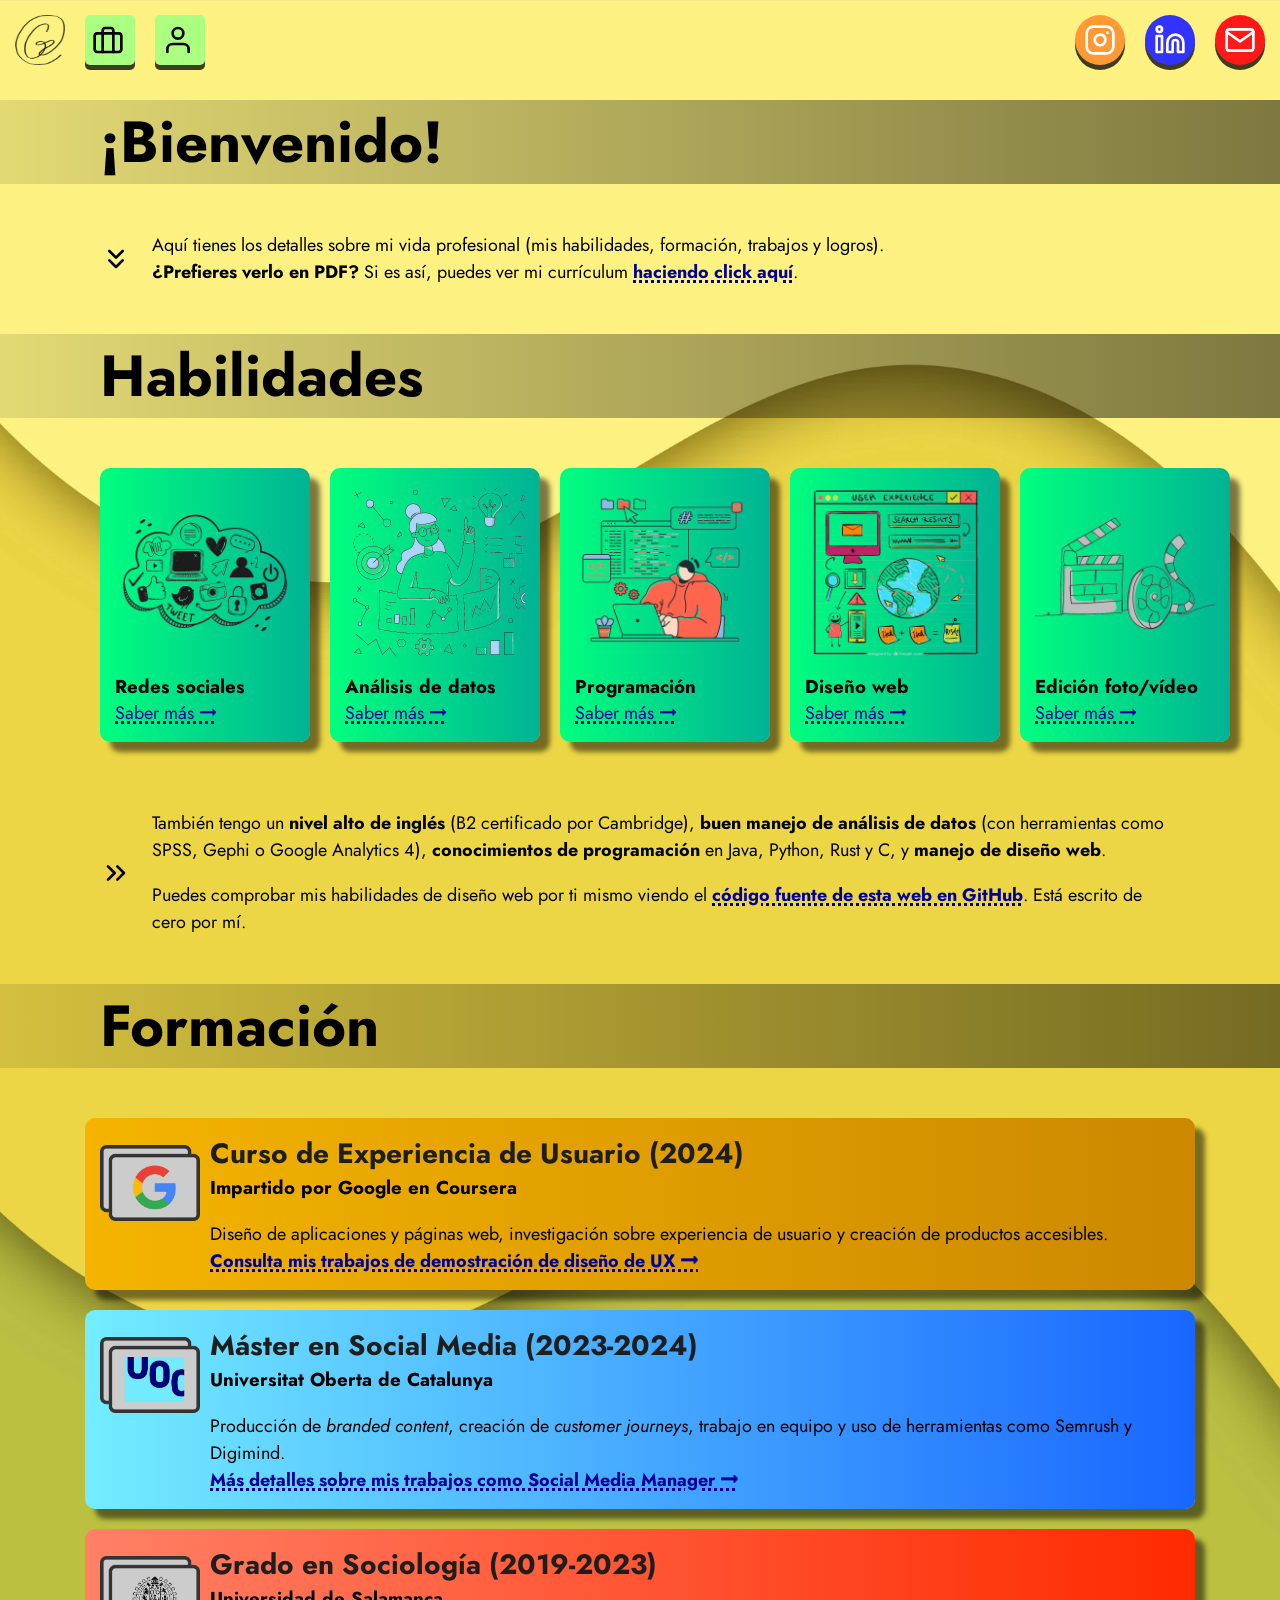
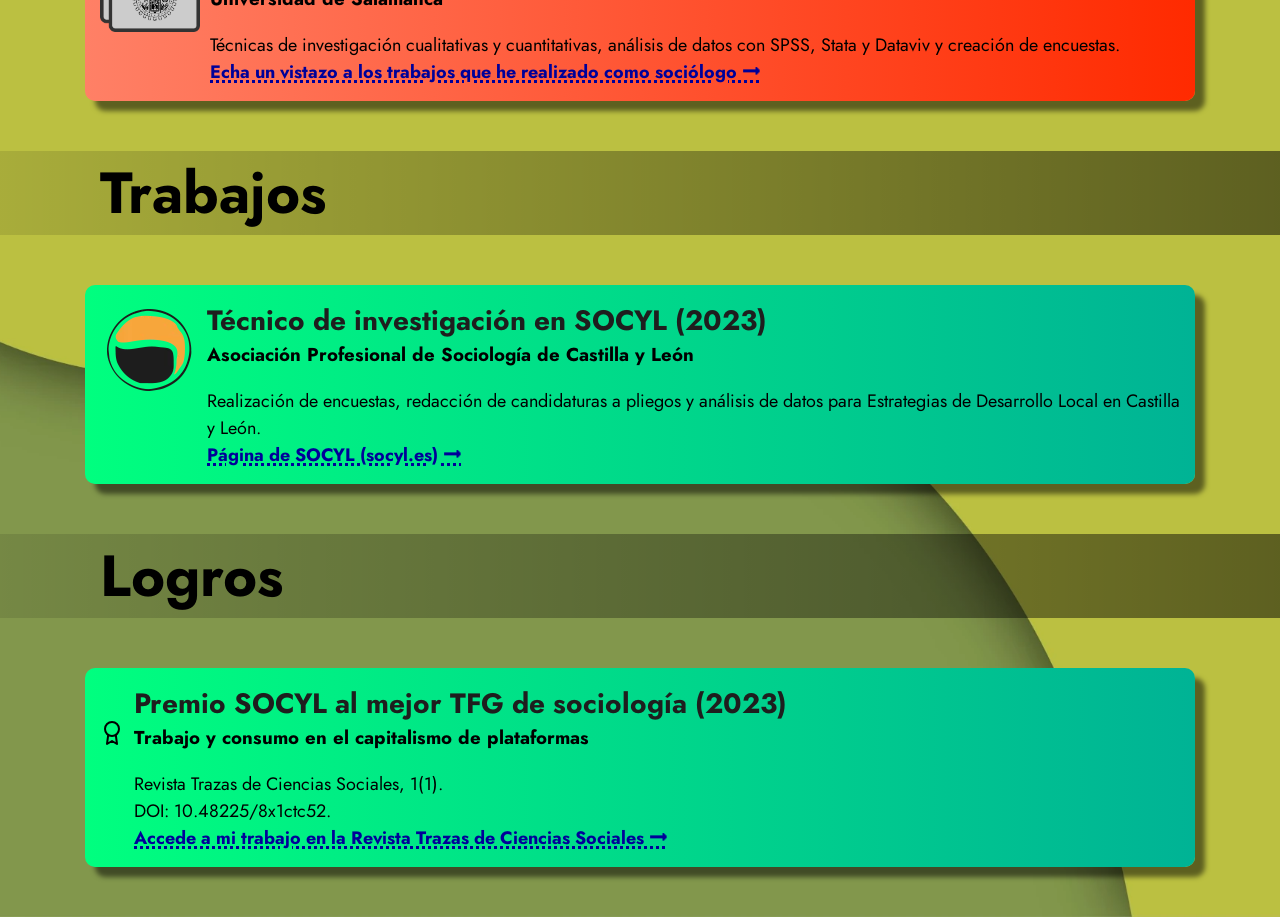
<file: cv/index.html>
<!-- Background by soepratman on Freepik: https://www.freepik.com/free-vector/abstract-paper-cut-shape-wave-background_263023149.htm -->

<!-- "Social media photo" by Tracy LeBlanc on Pexels: https://www.pexels.com/photo/person-holding-iphone-showing-social-networks-folder-607812/ -->

<!-- "Data analysis" photo by upklyak on Freepik: https://www.freepik.com/free-vector/data-analysis-business-concept-doodle-analysts-office-people-work-together-research-statistics-charts-graphs-diagrams-sales-management-operational-reports-line-art-vector-illustration_22488926.htm -->

<!-- "Coding" photo by storyset on Freepik: https://www.freepik.com/free-vector/coding-concept-illustration_82635880.htm#fromView=search&page=2&position=16&uuid=553d18ad-f799-4202-9075-dafa875d6c04 -->

<!-- "Web design" photo by freepik on Freepik: https://www.freepik.com/free-vector/doodles-user-experience-elements_848541.htm#fromView=search&page=1&position=1&uuid=ef7c3ce8-d54f-4011-b3e0-079761cba2c1 -->

<!-- "Video editing" photo by freepik on Freepik: https://www.freepik.com/free-vector/hand-drawn-movie-theater-drawing-illustration_144644492.htm#fromView=search&page=1&position=0&uuid=a1c13c1f-f8a5-4d19-814b-1708a0fb0c94 -->

<head>
	<link rel="stylesheet" href="/assets/global.css">
	<link rel="stylesheet" href="index.css">
	<meta http-equiv="Content-Type" content="text/html; charset=utf-8">
	<meta name="viewport" content="width=device-width, initial-scale=1.0">

	<title>César Gutiérrez, UX</title>
</head>
<body onload="injectReusables()">
	<section class="screen" id="screen">
		<h1>¡Bienvenido!</h1>
		<div class="nopad list row">
			<img class="icon" src="/assets/img/icons/chevrons-down.svg">
			<div id="text">
				<p>Aquí tienes los detalles sobre mi vida profesional (mis habilidades, formación, trabajos y logros).<br>
				<b>¿Prefieres verlo en PDF?</b> Si es así, puedes ver mi currículum <a href="/assets/pdf/Currículum.pdf" target="_blank">haciendo click aquí</a>.</p>
			</div>
		</div>
		<h1>Habilidades</h1>
		<div class="list row">
			<div class="card vertical">
				<img src="/assets/img/skills/social-media.webp">
				<div class="description">
					<h3>Redes sociales</h3>
					<p><a href="">Saber más 🠖</a></p>
				</div>
			</div>
			<div class="card vertical">
				<img src="/assets/img/skills/data-analysis.webp">
				<div class="description">
					<h3>Análisis de datos</h3>
					<p><a href="">Saber más 🠖</a></p>
				</div>
			</div>
			<div class="card vertical">
				<img src="/assets/img/skills/coding.webp">
				<div class="description">
					<h3>Programación</h3>
					<p><a href="">Saber más 🠖</a></p>
				</div>
			</div>
			<div class="card vertical">
				<img src="/assets/img/skills/web-design.webp">
				<div class="description">
					<h3>Diseño web</h3>
					<p><a href="">Saber más 🠖</a></p>
				</div>
			</div>
			<div class="card vertical">
				<img src="/assets/img/skills/video-editing.webp">
				<div class="description">
					<h3>Edición foto/vídeo</h3>
					<p><a href="">Saber más 🠖</a></p>
				</div>
			</div>
		</div>
		<div class="nopad list row">
			<img class="icon" src="/assets/img/icons/chevrons-right.svg">
			<div id="text">
				<p>También tengo un <b>nivel alto de inglés</b> (B2 certificado por Cambridge), <b>buen manejo de análisis de datos</b> (con herramientas como SPSS, Gephi o Google Analytics 4), <b>conocimientos de programación</b> en Java, Python, Rust y C, y <b>manejo de diseño web</b>.</p>
				<p>Puedes comprobar mis habilidades de diseño web por ti mismo viendo el <a target="_blank" href="https://github.com/cesar-gutierrez-perez/cesar-gutierrez-perez.github.io">código fuente de esta web en GitHub</a>. Está escrito de cero por mí.</p>
				<!-- ¡Hola! :) -->
			</div>
		</div>
		<h1>Formación</h1>
		<div class="list col">
			<div class="card horizontal" id="google">
				<img src="/assets/img/acreditations/google.webp">
				<div class="description">
					<h2>Curso de Experiencia de Usuario (2024)</h2>
					<h3>Impartido por Google en Coursera</h3>
					<p>Diseño de aplicaciones y páginas web, investigación sobre experiencia de usuario y creación de productos accesibles.<br>
						<a href="">Consulta mis trabajos de demostración de diseño de UX 🠖</a></p>
				</div>
			</div>
			<div class="card horizontal" id="uoc">
				<img src="/assets/img/acreditations/uoc.webp">
				<div class="description">
					<h2>Máster en Social Media (2023-2024)</h2>
					<h3>Universitat Oberta de Catalunya</h3>
					<p>Producción de <i>branded content</i>, creación de <i>customer journeys</i>, trabajo en equipo y uso de herramientas como Semrush y Digimind.<br>
						<a href="">Más detalles sobre mis trabajos como Social Media Manager 🠖</a></p>
				</div>
			</div>
			<div class="card horizontal" id="usal">
				<img src="/assets/img/acreditations/usal.webp">
				<div class="description">
					<h2>Grado en Sociología (2019-2023)</h2>
					<h3>Universidad de Salamanca</h3>
					<p>Técnicas de investigación cualitativas y cuantitativas, análisis de datos con SPSS, Stata y Dataviv y creación de encuestas.<br>
						<a href="">Echa un vistazo a los trabajos que he realizado como sociólogo 🠖</a></p>
				</div>
			</div>
		</div>
		<h1>Trabajos</h1>
		<div class="list col">
			<div class="card horizontal" id="socyl">
				<img src="/assets/img/jobs/socyl.webp">
				<div class="description">
					<h2>Técnico de investigación en SOCYL (2023)</h2>
					<h3>Asociación Profesional de Sociología de Castilla y León</h3>
					<p>Realización de encuestas, redacción de candidaturas a pliegos y análisis de datos para Estrategias de Desarrollo Local en Castilla y León.<br>
						<a href="https://www.socyl.es/" target="_blank">Página de SOCYL (socyl.es) 🠖</a></p>
				</div>
			</div>
		</div>
		<h1>Logros</h1>
		<div class="list col">
			<div class="card horizontal" id="tfg">
				<img src="/assets/img/icons/award.svg">
				<div class="description">
					<h2>Premio SOCYL al mejor TFG de sociología (2023)</h2>
					<h3>Trabajo y consumo en el capitalismo de plataformas</h3>
					<p>
						Revista Trazas de Ciencias Sociales, 1(1).<br>
						DOI: 10.48225/8x1ctc52.<br>
						<a href="https://doi.org/10.48225/8x1ctc52" target="_blank">Accede a mi trabajo en la Revista Trazas de Ciencias Sociales 🠖</a>
					</p>
	</section>

	<!-- LOCAL -->
	<script src="/assets/global.js"></script>
</body>
</file>
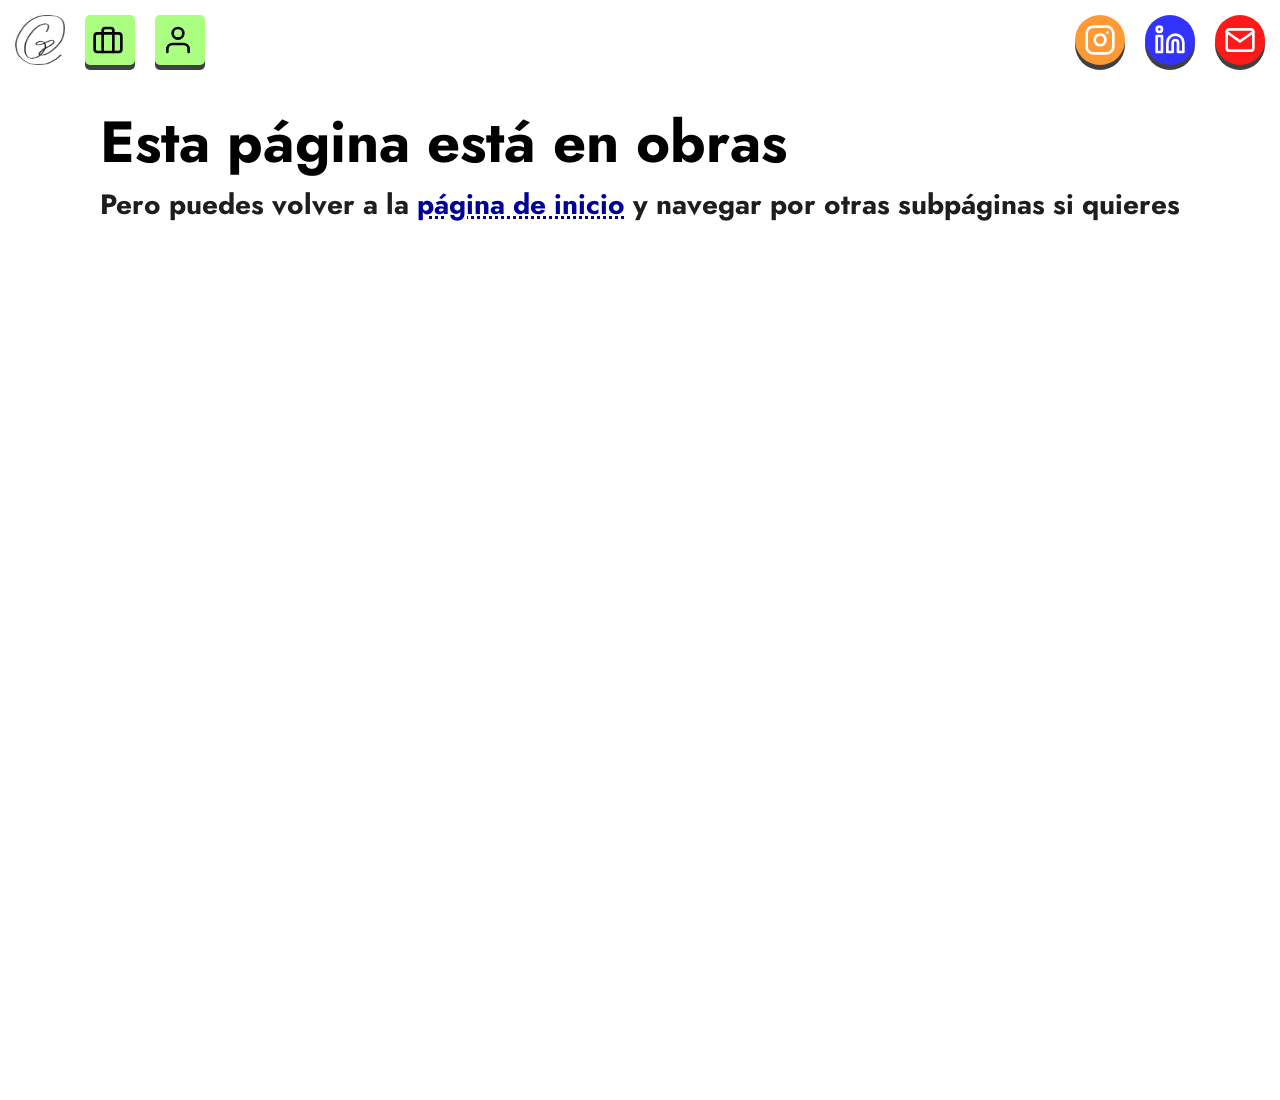
<file: me/index.html>
<head>
	<link rel="stylesheet" href="/assets/global.css">
	<link rel="stylesheet" href="index.css">
	<meta http-equiv="Content-Type" content="text/html; charset=utf-8">
	<meta name="viewport" content="width=device-width, initial-scale=1.0">

	<title>César Gutiérrez, UX</title>
</head>
<body onload="injectReusables()">
	<section class="screen" id="screen">
		<section id="content">
			<h1>Esta página está en obras</h1>
			<h2>Pero puedes volver a la <a href="/">página de inicio</a> y navegar por otras subpáginas si quieres</h2>
		</section>
	</section>

	<!-- LOCAL -->
	<script src="/assets/global.js"></script>
</body>
</file>
<file: assets/global.css>
:root {
	--btn: rgb(170, 255, 128); /* aaff80 */
	--btn-pressed: rgb(250, 231, 135); /* fae787 */
	--lnk: rgb(0, 0, 153); /* 000099 */
	--lnk-hover: rgb(38, 0, 77); /* 26004D */
	--lnk-pressed: rgb(153, 153, 0); /* 999900 */
}

@font-face {
	font-family: "Jost*";
	src: url('/assets/fonts/Jost-400-Book.otf') format('opentype');
	font-weight: normal;
	font-style: normal;
}

@font-face {
	font-family: "Jost*";
	src: url('/assets/fonts/Jost-400-BookItalic.otf') format('opentype');
	font-weight: normal;
	font-style: italic;
}

@font-face {
	font-family: "Jost*";
	src: url('/assets/fonts/Jost-700-Bold.otf') format('opentype');
	font-weight: bold;
	font-style: normal;
}

@font-face {
	font-family: "Jost*";
	src: url('/assets/fonts/Jost-700-BoldItalic.otf') format('opentype');
	font-weight: bold;
	font-style: italic;
}

@font-face {
	font-family: "Charter";
	src: url('/assets/fonts/Charter-Regular.otf') format('opentype');
	font-weight: normal;
	font-style: normal;
}

@font-face {
	font-family: "Charter";
	src: url('/assets/fonts/Charter-RegularItalic.otf') format('opentype');
	font-weight: normal;
	font-style: italic;
}

@font-face {
	font-family: "Charter";
	src: url('/assets/fonts/Charter-Bold.otf') format('opentype');
	font-weight: bold;
	font-style: normal;
}

@font-face {
	font-family: "Charter";
	src: url('/assets/fonts/Charter-BoldItalic.otf') format('opentype');
	font-weight: bold;
	font-style: italic;
}

@font-face {
	font-family: "Lora";
	src: url('/assets/fonts/Lora-Regular.ttf') format('truetype');
	font-weight: normal;
	font-style: normal;
}

@font-face {
	font-family: "Lora";
	src: url('/assets/fonts/Lora-Bold.ttf') format('truetype');
	font-weight: bold;
	font-style: normal;
}

@font-face {
	font-family: "Lora";
	src: url('/assets/fonts/Lora-Italic.ttf') format('truetype');
	font-weight: normal;
	font-style: italic;
}

@font-face {
	font-family: "Lora";
	src: url('/assets/fonts/Lora-BoldItalic.ttf') format('truetype');
	font-weight: bold;
	font-style: italic;
}

@font-face {
	font-family: "Source Code Pro";
	src: url('/assets/fonts/SourceCodePro-Regular.otf') format('opentype');
	font-weight: normal;
	font-style: normal;
}

@font-face {
	font-family: "Source Code Pro";
	src: url('/assets/fonts/SourceCodePro-Italic.otf') format('opentype');
	font-weight: normal;
	font-style: italic;
}

@font-face {
	font-family: "Source Code Pro";
	src: url('/assets/fonts/SourceCodePro-Bold.otf') format('opentype');
	font-weight: bold;
	font-style: normal;
}

@font-face {
	font-family: "Source Code Pro";
	src: url('/assets/fonts/SourceCodePro-BoldIt.otf') format('opentype');
	font-weight: bold;
	font-style: italic;
}

html, body {
	/* Spacing */
	margin: 0px;
	padding: 0px;

	font-family: Jost*;
}

section {
	z-index: 1;
}

section.screen {
	/* Size (covers all screen) */
	height: 100%;
	
	/* Organization */
	display: flex;
	flex-direction: column;

	/* Styling */
	background-size: cover;
	background-repeat: no-repeat;
	background-position: bottom;

	/* Animation */
	transition: 1s;
}

span {
	display: inline;
}

button {
	display: block;
	cursor: pointer;
	background-color: var(--btn);
	border-radius: 5px;
	box-shadow: 0px 5px rgba(0, 0, 0, 0.75);

	font-family: "Jost*";
	font-size: 24px;
	padding: 4px;

	border: none;
	transition: 0.3s;
}

button:hover {
	filter: brightness(1.20);
}

button:active {
	background-color: var(--btn-pressed);
	box-shadow: 0px 1px rgba(0, 0, 0, 0.75);
	transform: translateY(2px);

	transition: 0.05s;
}

a {
	color: var(--lnk);
	font-weight: bold;
	text-decoration: 3px dotted underline;
	transition: 0.3s;
}

a:hover {
	color: var(--lnk-hover);
	transition: 0.2s;
}

a:active {
	color: var(--lnk-pressed);
}

h1 {
	color: black;

	font-family: "Jost*";
	font-size: 58px;
	font-weight: bold;

	margin: 0px;
}

h2 {
	color: rgb(30, 30, 30);

	font-family: "Jost*";
	font-size: 28px;
	font-weight: bold;

	margin: 0px;
	margin-bottom: 5px;
}

h3 {
	font-family: "Jost*";
	font-weight: bold;

	margin: 0px;
	margin-bottom: 5px;
}

p {
	font-family: "Jost*";
	font-size: 18px;
	line-height: 1.5;
}

.moved {
	transform: translateX(-100%);
	opacity: 0;
	transition: 1s;
}

.separator {
	flex-grow: 999;
}

.circle {
	border-radius: 50%;
}

.extra-text {
	opacity: 0;
	font-size: 0px;
	transition: 0.5s
}

*:hover > .extra-text {
	opacity: 1;
	padding-right: 5px;
	font-size: 24px;
	transition: 0.5s;
}

.no-underline {
	text-decoration-line: none;
}

#navbar {
	/* Size */
	max-height: 90px;

	/* Spacing */
	padding: 15px;
	gap: 20px;

	/* Position */
	position: fixed;
	top: 0;
	left: 0;
	right: 0;
	z-index: 998;

	/* Organization */
	display: flex;
	align-items: center;
}

#navbar button {
	/* Organization */
	display: flex;
	flex-direction: horizontal;
	justify-content: center;
	align-items: center;

	/* Styling */
	min-width: 50px;
	min-height: 50px;
	gap: 5px;
}

#navbar button img {
	height: 32px;
}

#navbar #signature {
	height: 50px;
	width: 50px;
}

/* Mobile devices */
@media (any-pointer: coarse) {
	.extra-text {
		display: none;
	}
}

/* Computer devices */
@media (any-pointer: fine) {
	
}
</file>
<file: cv/index.css>
:root {
	--usal-bgn: rgb(255,128,102);
	--usal-end: rgb(255,42,0);
	--uoc-bgn: rgb(115,237,255);
	--uoc-end: rgb(25,102,255);
	--google-bgn: rgb(244,180,0);
	--google-end: rgb(204,136,0);
}

@keyframes fadein {
	to { opacity: 1; }
}

section.screen {
	height: auto;

	padding-top: 100px;

	background-image: url('/assets/img/backgrounds/abstract-background-yellow.webp');
	background-position: top;

	opacity: 0;
	animation: fadein 1s;
	animation-fill-mode: forwards;
}

section.screen > * {
	padding-left: 100px;
	padding-right: 100px;
	margin-bottom: 30px;
}

h1 {
	background: linear-gradient(90deg, rgba(0, 0, 0, 0.1) 0%, rgba(0, 0, 0, 0.5) 100%);
}

progress {
	min-width: 20vw;
}

.icon {
	height: 32px;
}

.card {
	display: flex;
	flex-direction: row;

	padding: 15px;
	gap: 10px;

	background: linear-gradient(90deg, rgb(0,255,127) 0%, rgb(0,179,149) 100%);
	border-radius: 10px;
	box-shadow: 10px 10px 5px rgba(0, 0, 0, 0.5);

	transition: 0.33s;
}

.card:hover {
	translate: -5px -5px;
	box-shadow: 15px 15px 10px rgba(0, 0, 0, 0.5);
	transition: 0.33s;
}

.list {
	display: flex;
	gap: 20px;
	padding: 20px;
	align-items: center;
}

.list.col {
	flex-direction: column;
}

.list.col .card {
	min-width: 100%;
}

.list.row {
	flex-direction: row;
	overflow-x: scroll;
}

.list.row .card {
	min-height: 100%;
}

.vertical {
	display: flex;
	flex-direction: column;

	gap: 10px;
}

.vertical a {
	font-weight: normal;
}

.vertical img {
	width: 180px;
	height: 180px;
}

.vertical .description {
	display: flex;
	flex-direction: column;
	gap: 0px;
}

.vertical .description * {
	margin: 0px;
}

.horizontal img {
	object-fit: contain;
	max-width: 100;
	max-height: 100;
}

.horizontal .description {
	display: flex;
	flex-direction: column;
	gap: 0px;
}

.horizontal .description > * {
	margin: 0px;
}

.horizontal .description > h3 {
	margin-bottom: 20px;
}

.nopad {
	padding: 0px;
}

#usal {
	background: linear-gradient(90deg, var(--usal-bgn) 0%, var(--usal-end) 100%);
}

#uoc {
	background: linear-gradient(90deg, var(--uoc-bgn) 0%, var(--uoc-end) 100%);
}

#google {
	background: linear-gradient(90deg, var(--google-bgn) 0%, var(--google-end) 100%);
}
</file>
<file: me/index.css>
section.screen {
	/* Spacing */
	padding: 100px;

	/* Organization */
	display: flex;
	flex-direction: column;
	align-items: center;
}
</file>
